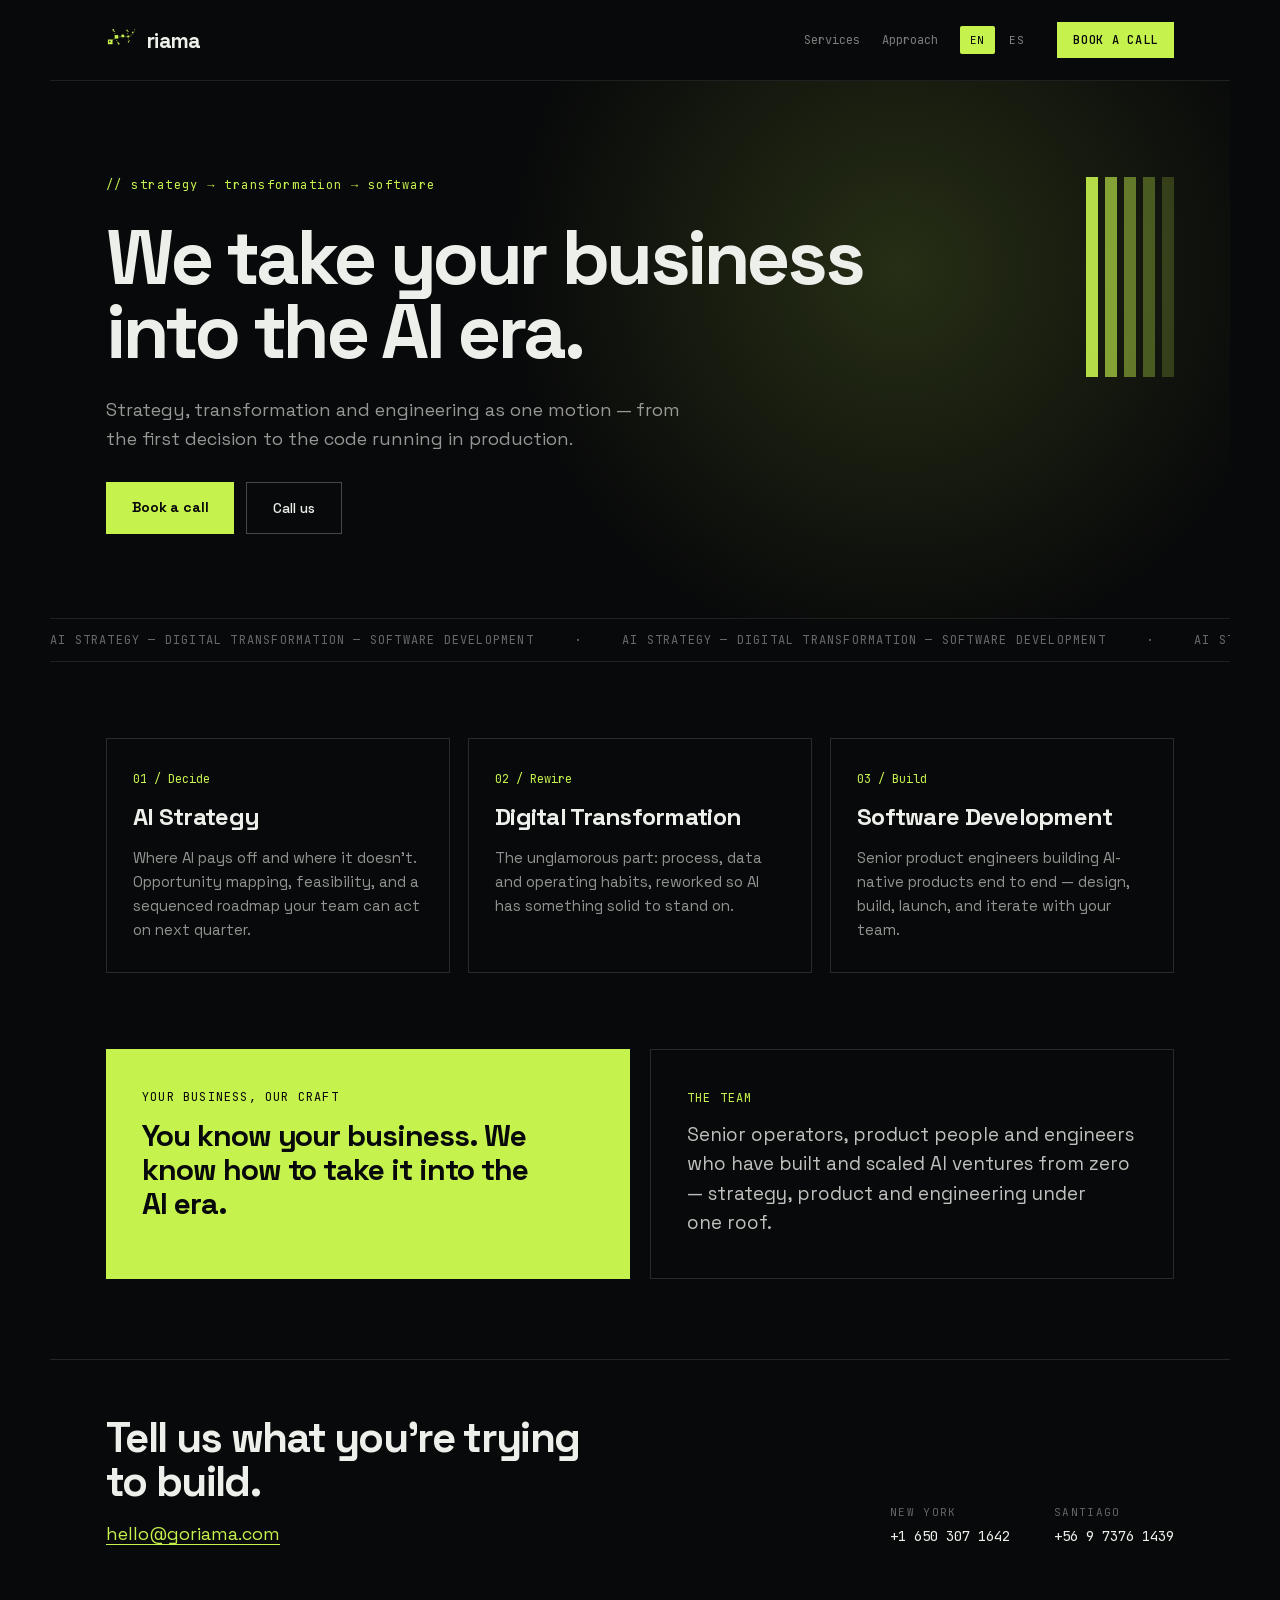
<file: index.html>
<!DOCTYPE html>
<html lang="en">
<head>
<meta charset="utf-8">
<meta name="viewport" content="width=device-width, initial-scale=1">
<title>Riama — We take your business into the AI era</title>
<meta name="description" content="Riama is an AI consultancy in New York and Santiago. AI strategy, digital transformation and software development as one motion — from the first decision to the code running in production.">
<meta name="theme-color" content="#08090A">
<link rel="canonical" href="https://goriama.com/">
<link rel="alternate" hreflang="en" href="https://goriama.com/">
<link rel="alternate" hreflang="es" href="https://goriama.com/es/">
<link rel="alternate" hreflang="x-default" href="https://goriama.com/">
<!-- Persisted-locale redirect: send returning ES visitors to /es/ before paint. -->
<script>(function(){try{if(localStorage.getItem('riama-lang')==='es'){location.replace('es/');}}catch(e){}})();</script>
<link rel="icon" href="assets/favicon.svg" type="image/svg+xml">
<link rel="apple-touch-icon" href="assets/favicon.svg">
<meta property="og:type" content="website">
<meta property="og:site_name" content="Riama">
<meta property="og:locale" content="en">
<meta property="og:locale:alternate" content="es">
<meta property="og:url" content="https://goriama.com/">
<meta property="og:title" content="Riama — We take your business into the AI era">
<meta property="og:description" content="AI strategy, digital transformation and software development as one motion — from the first decision to the code running in production.">
<link rel="preload" href="assets/fonts/space-grotesk-latin.woff2" as="font" type="font/woff2" crossorigin>
<link rel="preload" href="assets/fonts/jetbrains-mono-latin.woff2" as="font" type="font/woff2" crossorigin>
<link rel="stylesheet" href="styles.css">
</head>
<body>
<div class="site">

  <!-- NAV -->
  <header class="nav">
    <a class="nav__brand" href="./" aria-label="Riama — home">
      <img class="nav__mark" src="assets/riama-mark-2f.svg" alt="" width="30" height="30">
      <span class="nav__wordmark">riama</span>
    </a>
    <nav class="nav__right" aria-label="Primary">
      <a class="nav__link" href="#services">Services</a>
      <a class="nav__link" href="#approach">Approach</a>
      <div class="toggle" role="group" aria-label="Language">
        <a class="toggle__btn" href="./" data-set-lang="en" aria-current="true" lang="en">EN</a>
        <a class="toggle__btn" href="es/" data-set-lang="es" lang="es" hreflang="es">ES</a>
      </div>
      <a class="cta-nav" href="mailto:hello@goriama.com">Book a call</a>
    </nav>
  </header>

  <!-- HERO -->
  <section class="hero">
    <div class="hero__glow" aria-hidden="true"></div>
    <div class="hero__equalizer" aria-hidden="true">
      <div class="eq-bar"></div>
      <div class="eq-bar"></div>
      <div class="eq-bar"></div>
      <div class="eq-bar"></div>
      <div class="eq-bar"></div>
    </div>
    <div class="hero__content">
      <div class="hero__kicker">// strategy &rarr; transformation &rarr; software</div>
      <h1 class="hero__title">We take your business into the AI era.</h1>
      <p class="hero__sub">Strategy, transformation and engineering as one motion &mdash; from the first decision to the code running in production.</p>
      <div class="hero__actions">
        <a class="btn btn--primary" href="mailto:hello@goriama.com">Book a call</a>
        <a class="btn btn--secondary" href="tel:+16503071642">Call us</a>
      </div>
    </div>
  </section>

  <!-- TICKER -->
  <div class="ticker" aria-hidden="true">
    <div class="ticker__rail">
      <span>AI strategy &mdash; digital transformation &mdash; software development</span><span>&middot;</span>
      <span>AI strategy &mdash; digital transformation &mdash; software development</span><span>&middot;</span>
      <span>AI strategy &mdash; digital transformation &mdash; software development</span><span>&middot;</span>
      <span>AI strategy &mdash; digital transformation &mdash; software development</span><span>&middot;</span>
      <span>AI strategy &mdash; digital transformation &mdash; software development</span><span>&middot;</span>
      <span>AI strategy &mdash; digital transformation &mdash; software development</span><span>&middot;</span>
    </div>
  </div>

  <!-- SERVICES -->
  <section class="services" id="services">
    <article class="card">
      <span class="card__tag">01 / Decide</span>
      <h3 class="card__title">AI Strategy</h3>
      <p class="card__body">Where AI pays off and where it doesn't. Opportunity mapping, feasibility, and a sequenced roadmap your team can act on next quarter.</p>
    </article>
    <article class="card">
      <span class="card__tag">02 / Rewire</span>
      <h3 class="card__title">Digital Transformation</h3>
      <p class="card__body">The unglamorous part: process, data and operating habits, reworked so AI has something solid to stand on.</p>
    </article>
    <article class="card">
      <span class="card__tag">03 / Build</span>
      <h3 class="card__title">Software Development</h3>
      <p class="card__body">Senior product engineers building AI-native products end to end &mdash; design, build, launch, and iterate with your team.</p>
    </article>
  </section>

  <!-- TWO PANELS -->
  <section class="panels" id="approach">
    <div class="panel panel--lime">
      <span class="panel__eyebrow">Your business, our craft</span>
      <p class="panel__statement">You know your business. We know how to take it into the AI era.</p>
    </div>
    <div class="panel panel--team">
      <span class="panel__eyebrow">The team</span>
      <p class="panel__body">Senior operators, product people and engineers who have built and scaled AI ventures from zero &mdash; strategy, product and engineering under one roof.</p>
    </div>
  </section>

  <!-- FOOTER -->
  <footer class="footer">
    <div class="footer__left">
      <h2 class="footer__title">Tell us what you're trying to build.</h2>
      <a class="footer__email" href="mailto:hello@goriama.com">hello@goriama.com</a>
    </div>
    <div class="footer__offices">
      <div class="office">
        <span class="office__label">New York</span>
        <a class="office__num" href="tel:+16503071642">+1 650 307 1642</a>
      </div>
      <div class="office">
        <span class="office__label">Santiago</span>
        <a class="office__num" href="tel:+56973761439">+56 9 7376 1439</a>
      </div>
    </div>
  </footer>

</div>
<script src="main.js" defer></script>
</body>
</html>
</file>
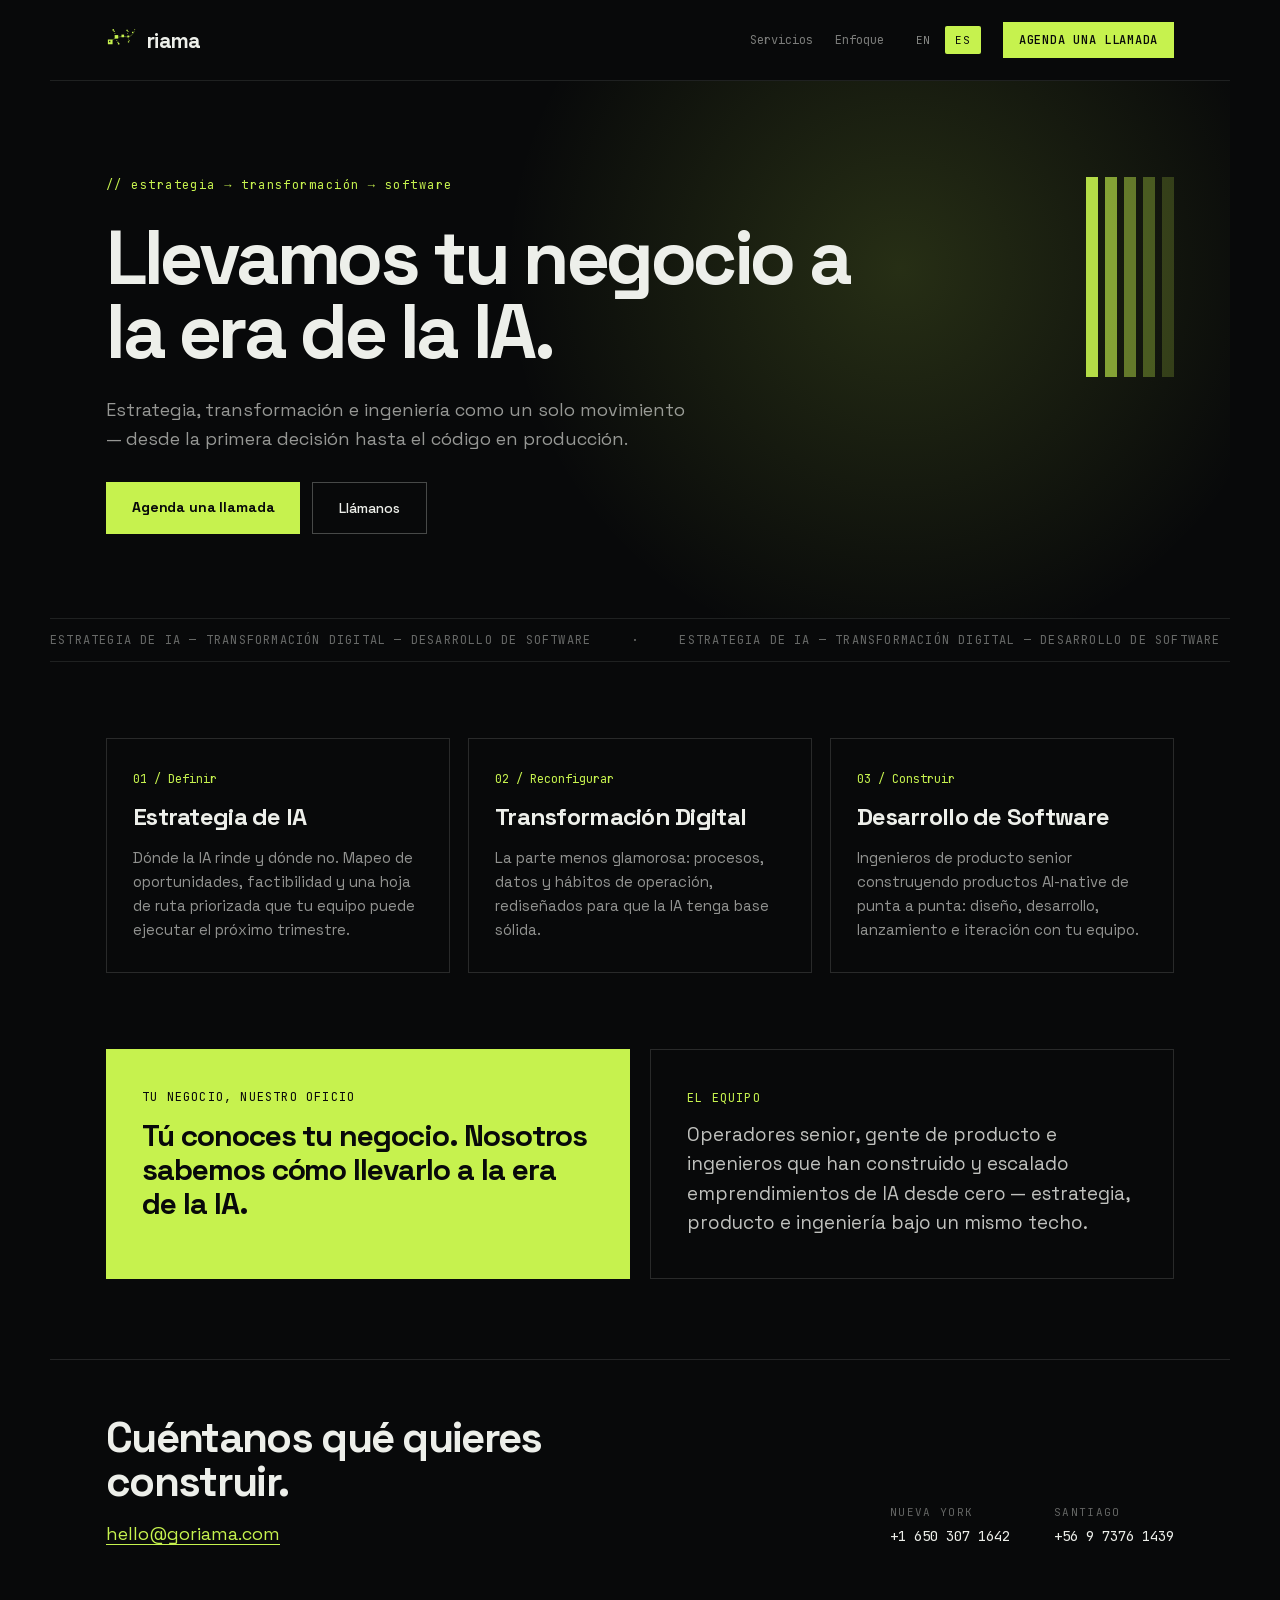
<file: es/index.html>
<!DOCTYPE html>
<html lang="es">
<head>
<meta charset="utf-8">
<meta name="viewport" content="width=device-width, initial-scale=1">
<title>Riama — Llevamos tu negocio a la era de la IA</title>
<meta name="description" content="Riama es una consultora de IA en Nueva York y Santiago. Estrategia de IA, transformación digital y desarrollo de software como un solo movimiento — desde la primera decisión hasta el código en producción.">
<meta name="theme-color" content="#08090A">
<link rel="canonical" href="https://goriama.com/es/">
<link rel="alternate" hreflang="en" href="https://goriama.com/">
<link rel="alternate" hreflang="es" href="https://goriama.com/es/">
<link rel="alternate" hreflang="x-default" href="https://goriama.com/">
<link rel="icon" href="../assets/favicon.svg" type="image/svg+xml">
<link rel="apple-touch-icon" href="../assets/favicon.svg">
<meta property="og:type" content="website">
<meta property="og:site_name" content="Riama">
<meta property="og:locale" content="es">
<meta property="og:locale:alternate" content="en">
<meta property="og:url" content="https://goriama.com/es/">
<meta property="og:title" content="Riama — Llevamos tu negocio a la era de la IA">
<meta property="og:description" content="Estrategia de IA, transformación digital y desarrollo de software como un solo movimiento — desde la primera decisión hasta el código en producción.">
<link rel="preload" href="../assets/fonts/space-grotesk-latin.woff2" as="font" type="font/woff2" crossorigin>
<link rel="preload" href="../assets/fonts/jetbrains-mono-latin.woff2" as="font" type="font/woff2" crossorigin>
<link rel="stylesheet" href="../styles.css">
</head>
<body>
<div class="site">

  <!-- NAV -->
  <header class="nav">
    <a class="nav__brand" href="../" aria-label="Riama — inicio">
      <img class="nav__mark" src="../assets/riama-mark-2f.svg" alt="" width="30" height="30">
      <span class="nav__wordmark">riama</span>
    </a>
    <nav class="nav__right" aria-label="Principal">
      <a class="nav__link" href="#services">Servicios</a>
      <a class="nav__link" href="#approach">Enfoque</a>
      <div class="toggle" role="group" aria-label="Idioma">
        <a class="toggle__btn" href="../" data-set-lang="en" lang="en" hreflang="en">EN</a>
        <a class="toggle__btn" href="./" data-set-lang="es" aria-current="true" lang="es">ES</a>
      </div>
      <a class="cta-nav" href="mailto:hello@goriama.com">Agenda una llamada</a>
    </nav>
  </header>

  <!-- HERO -->
  <section class="hero">
    <div class="hero__glow" aria-hidden="true"></div>
    <div class="hero__equalizer" aria-hidden="true">
      <div class="eq-bar"></div>
      <div class="eq-bar"></div>
      <div class="eq-bar"></div>
      <div class="eq-bar"></div>
      <div class="eq-bar"></div>
    </div>
    <div class="hero__content">
      <div class="hero__kicker">// estrategia &rarr; transformaci&oacute;n &rarr; software</div>
      <h1 class="hero__title">Llevamos tu negocio a la era de la IA.</h1>
      <p class="hero__sub">Estrategia, transformaci&oacute;n e ingenier&iacute;a como un solo movimiento &mdash; desde la primera decisi&oacute;n hasta el c&oacute;digo en producci&oacute;n.</p>
      <div class="hero__actions">
        <a class="btn btn--primary" href="mailto:hello@goriama.com">Agenda una llamada</a>
        <a class="btn btn--secondary" href="tel:+16503071642">Ll&aacute;manos</a>
      </div>
    </div>
  </section>

  <!-- TICKER -->
  <div class="ticker" aria-hidden="true">
    <div class="ticker__rail">
      <span>estrategia de IA &mdash; transformaci&oacute;n digital &mdash; desarrollo de software</span><span>&middot;</span>
      <span>estrategia de IA &mdash; transformaci&oacute;n digital &mdash; desarrollo de software</span><span>&middot;</span>
      <span>estrategia de IA &mdash; transformaci&oacute;n digital &mdash; desarrollo de software</span><span>&middot;</span>
      <span>estrategia de IA &mdash; transformaci&oacute;n digital &mdash; desarrollo de software</span><span>&middot;</span>
      <span>estrategia de IA &mdash; transformaci&oacute;n digital &mdash; desarrollo de software</span><span>&middot;</span>
      <span>estrategia de IA &mdash; transformaci&oacute;n digital &mdash; desarrollo de software</span><span>&middot;</span>
    </div>
  </div>

  <!-- SERVICES -->
  <section class="services" id="services">
    <article class="card">
      <span class="card__tag">01 / Definir</span>
      <h3 class="card__title">Estrategia de IA</h3>
      <p class="card__body">D&oacute;nde la IA rinde y d&oacute;nde no. Mapeo de oportunidades, factibilidad y una hoja de ruta priorizada que tu equipo puede ejecutar el pr&oacute;ximo trimestre.</p>
    </article>
    <article class="card">
      <span class="card__tag">02 / Reconfigurar</span>
      <h3 class="card__title">Transformaci&oacute;n Digital</h3>
      <p class="card__body">La parte menos glamorosa: procesos, datos y h&aacute;bitos de operaci&oacute;n, redise&ntilde;ados para que la IA tenga base s&oacute;lida.</p>
    </article>
    <article class="card">
      <span class="card__tag">03 / Construir</span>
      <h3 class="card__title">Desarrollo de Software</h3>
      <p class="card__body">Ingenieros de producto senior construyendo productos AI-native de punta a punta: dise&ntilde;o, desarrollo, lanzamiento e iteraci&oacute;n con tu equipo.</p>
    </article>
  </section>

  <!-- TWO PANELS -->
  <section class="panels" id="approach">
    <div class="panel panel--lime">
      <span class="panel__eyebrow">Tu negocio, nuestro oficio</span>
      <p class="panel__statement">T&uacute; conoces tu negocio. Nosotros sabemos c&oacute;mo llevarlo a la era de la IA.</p>
    </div>
    <div class="panel panel--team">
      <span class="panel__eyebrow">El equipo</span>
      <p class="panel__body">Operadores senior, gente de producto e ingenieros que han construido y escalado emprendimientos de IA desde cero &mdash; estrategia, producto e ingenier&iacute;a bajo un mismo techo.</p>
    </div>
  </section>

  <!-- FOOTER -->
  <footer class="footer">
    <div class="footer__left">
      <h2 class="footer__title">Cu&eacute;ntanos qu&eacute; quieres construir.</h2>
      <a class="footer__email" href="mailto:hello@goriama.com">hello@goriama.com</a>
    </div>
    <div class="footer__offices">
      <div class="office">
        <span class="office__label">Nueva York</span>
        <a class="office__num" href="tel:+16503071642">+1 650 307 1642</a>
      </div>
      <div class="office">
        <span class="office__label">Santiago</span>
        <a class="office__num" href="tel:+56973761439">+56 9 7376 1439</a>
      </div>
    </div>
  </footer>

</div>
<script src="../main.js" defer></script>
</body>
</html>
</file>
<file: styles.css>
/* ==========================================================================
   Riama — landing (direction 2a, "Signal v2")
   Design tokens, layout and motion ported from the design handoff.
   ========================================================================== */

/* ---- Self-hosted fonts ------------------------------------------------- */
@font-face {
  font-family: 'Space Grotesk';
  font-style: normal;
  font-weight: 400 700;
  font-display: swap;
  src: url('assets/fonts/space-grotesk-latin.woff2') format('woff2');
  unicode-range: U+0000-00FF, U+0131, U+0152-0153, U+02BB-02BC, U+02C6, U+02DA,
    U+02DC, U+0304, U+0308, U+0329, U+2000-206F, U+20AC, U+2122, U+2191, U+2193,
    U+2212, U+2215, U+FEFF, U+FFFD;
}
@font-face {
  font-family: 'Space Grotesk';
  font-style: normal;
  font-weight: 400 700;
  font-display: swap;
  src: url('assets/fonts/space-grotesk-latin-ext.woff2') format('woff2');
  unicode-range: U+0100-02BA, U+02BD-02C5, U+02C7-02CC, U+02CE-02D7, U+02DD-02FF,
    U+0304, U+0308, U+0329, U+1D00-1DBF, U+1E00-1E9F, U+1EF2-1EFF, U+2020,
    U+20A0-20AB, U+20AD-20C0, U+2113, U+2C60-2C7F, U+A720-A7FF;
}
@font-face {
  font-family: 'JetBrains Mono';
  font-style: normal;
  font-weight: 400 500;
  font-display: swap;
  src: url('assets/fonts/jetbrains-mono-latin.woff2') format('woff2');
  unicode-range: U+0000-00FF, U+0131, U+0152-0153, U+02BB-02BC, U+02C6, U+02DA,
    U+02DC, U+0304, U+0308, U+0329, U+2000-206F, U+20AC, U+2122, U+2191, U+2193,
    U+2212, U+2215, U+FEFF, U+FFFD;
}
@font-face {
  font-family: 'JetBrains Mono';
  font-style: normal;
  font-weight: 400 500;
  font-display: swap;
  src: url('assets/fonts/jetbrains-mono-latin-ext.woff2') format('woff2');
  unicode-range: U+0100-02BA, U+02BD-02C5, U+02C7-02CC, U+02CE-02D7, U+02DD-02FF,
    U+0304, U+0308, U+0329, U+1D00-1DBF, U+1E00-1E9F, U+1EF2-1EFF, U+2020,
    U+20A0-20AB, U+20AD-20C0, U+2113, U+2C60-2C7F, U+A720-A7FF;
}

/* ---- Tokens ------------------------------------------------------------ */
:root {
  --bg: #08090A;
  --ink: #EDEFEA;
  --accent: #C6F24E;

  --ink-80: rgba(237, 239, 234, 0.8);
  --ink-62: rgba(237, 239, 234, 0.62);
  --ink-60: rgba(237, 239, 234, 0.6);
  --ink-55: rgba(237, 239, 234, 0.55);
  --ink-50: rgba(237, 239, 234, 0.5);
  --ink-42: rgba(237, 239, 234, 0.42);
  --ink-40: rgba(237, 239, 234, 0.4);
  --line-28: rgba(237, 239, 234, 0.28);
  --line-14: rgba(237, 239, 234, 0.14);
  --line-12: rgba(237, 239, 234, 0.12);
  --line-10: rgba(237, 239, 234, 0.1);
  --wash: rgba(198, 242, 78, 0.06);

  --font-sans: 'Space Grotesk', system-ui, sans-serif;
  --font-mono: 'JetBrains Mono', ui-monospace, monospace;

  --pad-x: 56px;
}

/* ---- Reset / base ------------------------------------------------------ */
* { box-sizing: border-box; }

html { -webkit-text-size-adjust: 100%; }

body {
  margin: 0;
  background: var(--bg);
  color: var(--ink);
  font-family: var(--font-sans);
  -webkit-font-smoothing: antialiased;
  text-rendering: optimizeLegibility;
}

a { color: inherit; text-decoration: none; }

:focus-visible {
  outline: 2px solid var(--accent);
  outline-offset: 3px;
}

.site {
  max-width: 1180px;
  margin: 0 auto;
  overflow: hidden;
}

/* ---- Keyframes --------------------------------------------------------- */
@keyframes riseIn { from { opacity: 0; transform: translateY(18px); } to { opacity: 1; transform: none; } }
@keyframes fadeIn { from { opacity: 0; } to { opacity: 1; } }
@keyframes wipe   { from { clip-path: inset(0 100% 0 0); } to { clip-path: inset(0 0 0 0); } }
@keyframes bar    { 0%, 100% { transform: scaleY(0.25); } 50% { transform: scaleY(1); } }
@keyframes ticker { from { transform: translateX(0); } to { transform: translateX(-50%); } }

/* ---- Nav --------------------------------------------------------------- */
.nav {
  display: flex;
  align-items: center;
  justify-content: space-between;
  padding: 22px var(--pad-x);
}
.nav__brand { display: flex; align-items: center; gap: 11px; }
.nav__mark { display: block; width: 30px; height: 30px; }
.nav__wordmark { font-size: 21px; font-weight: 700; letter-spacing: -0.03em; }
.nav__right {
  display: flex;
  align-items: center;
  gap: 22px;
  font-family: var(--font-mono);
}
.nav__link {
  font-size: 12px;
  color: var(--ink-50);
  transition: color 0.2s ease;
}
.nav__link:hover { color: var(--ink); }

.toggle { display: flex; gap: 4px; }
.toggle__btn {
  font: inherit;
  font-size: 11px;
  letter-spacing: 0.08em;
  padding: 7px 10px;
  border-radius: 2px;
  background: transparent;
  color: var(--ink-55);
  transition: background 0.2s ease, color 0.2s ease;
}
.toggle__btn:hover { color: var(--ink); }
.toggle__btn[aria-current="true"] {
  background: var(--accent);
  color: var(--bg);
}

.cta-nav {
  font-size: 12px;
  font-weight: 500;
  background: var(--accent);
  color: var(--bg);
  padding: 10px 16px;
  text-transform: uppercase;
  letter-spacing: 0.06em;
  transition: background 0.2s ease;
}
.cta-nav:hover { background: var(--ink); }

/* ---- Hero -------------------------------------------------------------- */
.hero {
  position: relative;
  padding: 96px var(--pad-x) 84px;
  overflow: hidden;
  border-top: 1px solid var(--line-10);
}
.hero__glow {
  position: absolute;
  width: 900px;
  height: 900px;
  border-radius: 50%;
  pointer-events: none;
  left: var(--glow-x, 72%);
  top: var(--glow-y, 35%);
  transform: translate(-50%, -50%);
  background: radial-gradient(circle, rgba(198, 242, 78, 0.16), rgba(198, 242, 78, 0) 62%);
  transition: left 0.5s cubic-bezier(0.16, 1, 0.3, 1), top 0.5s cubic-bezier(0.16, 1, 0.3, 1);
}
.hero__equalizer {
  position: absolute;
  right: var(--pad-x);
  top: 96px;
  display: flex;
  align-items: flex-end;
  gap: 7px;
  height: 200px;
  opacity: 0.9;
}
.eq-bar {
  width: 12px;
  height: 100%;
  transform-origin: bottom;
  animation: bar 2.4s ease-in-out infinite;
}
.eq-bar:nth-child(1) { background: var(--accent);                 animation-delay: 0s;   }
.eq-bar:nth-child(2) { background: rgba(198, 242, 78, 0.7);       animation-delay: 0.2s; }
.eq-bar:nth-child(3) { background: rgba(198, 242, 78, 0.5);       animation-delay: 0.4s; }
.eq-bar:nth-child(4) { background: rgba(198, 242, 78, 0.35);      animation-delay: 0.6s; }
.eq-bar:nth-child(5) { background: rgba(198, 242, 78, 0.22);      animation-delay: 0.8s; }

.hero__content {
  position: relative;
  max-width: 780px;
  display: flex;
  flex-direction: column;
  gap: 28px;
}
.hero__kicker {
  font-family: var(--font-mono);
  font-size: 12px;
  letter-spacing: 0.12em;
  color: var(--accent);
  animation: fadeIn 0.8s ease both;
}
.hero__title {
  margin: 0;
  font-size: 76px;
  font-weight: 700;
  line-height: 0.97;
  letter-spacing: -0.045em;
  text-wrap: pretty;
  animation: wipe 1.1s 0.1s cubic-bezier(0.16, 1, 0.3, 1) both;
}
.hero__sub {
  margin: 0;
  max-width: 580px;
  font-size: 18px;
  line-height: 1.6;
  color: var(--ink-62);
  animation: riseIn 0.9s 0.3s ease both;
}
.hero__actions {
  display: flex;
  gap: 12px;
  animation: riseIn 0.9s 0.42s ease both;
}

.btn {
  padding: 16px 26px;
  font-size: 14px;
  transition: background 0.3s ease, border-color 0.3s ease, color 0.3s ease;
}
.btn--primary {
  font-weight: 700;
  letter-spacing: -0.01em;
  background: var(--accent);
  color: var(--bg);
}
.btn--primary:hover { background: var(--ink); }
.btn--secondary {
  font-weight: 500;
  border: 1px solid var(--line-28);
}
.btn--secondary:hover { border-color: var(--accent); color: var(--accent); }

/* ---- Ticker ------------------------------------------------------------ */
.ticker {
  border-top: 1px solid var(--line-10);
  border-bottom: 1px solid var(--line-10);
  overflow: hidden;
  padding: 13px 0;
}
.ticker__rail {
  display: flex;
  gap: 40px;
  width: max-content;
  font-family: var(--font-mono);
  font-size: 12px;
  letter-spacing: 0.1em;
  text-transform: uppercase;
  color: var(--ink-42);
  animation: ticker 26s linear infinite;
}

/* ---- Services ---------------------------------------------------------- */
.services {
  padding: 76px var(--pad-x);
  display: grid;
  grid-template-columns: repeat(3, 1fr);
  gap: 18px;
}
.card {
  border: 1px solid var(--line-14);
  padding: 32px 26px 30px;
  display: flex;
  flex-direction: column;
  gap: 14px;
  transition: transform 0.3s ease, border-color 0.3s ease, background 0.3s ease;
}
.card:hover {
  transform: translateY(-8px);
  border-color: var(--accent);
  background: var(--wash);
}
.card__tag {
  font-family: var(--font-mono);
  font-size: 12px;
  color: var(--accent);
}
.card__title {
  margin: 0;
  font-size: 24px;
  font-weight: 700;
  letter-spacing: -0.03em;
}
.card__body {
  margin: 0;
  font-size: 15px;
  line-height: 1.6;
  color: var(--ink-60);
}

/* ---- Two panels -------------------------------------------------------- */
.panels {
  padding: 0 var(--pad-x) 80px;
  display: grid;
  grid-template-columns: 1fr 1fr;
  gap: 20px;
}
.panel {
  padding: 40px 36px;
  display: flex;
  flex-direction: column;
  gap: 14px;
}
.panel--lime { background: var(--accent); color: var(--bg); }
.panel--team { border: 1px solid var(--line-14); }
.panel__eyebrow {
  font-family: var(--font-mono);
  font-size: 12px;
  letter-spacing: 0.1em;
  text-transform: uppercase;
}
.panel--team .panel__eyebrow { color: var(--accent); }
.panel__statement {
  margin: 0;
  font-size: 30px;
  font-weight: 700;
  line-height: 1.14;
  letter-spacing: -0.035em;
  text-wrap: pretty;
}
.panel__body {
  margin: 0;
  font-size: 19px;
  line-height: 1.55;
  color: var(--ink-80);
  text-wrap: pretty;
}

/* ---- Footer ------------------------------------------------------------ */
.footer {
  padding: var(--pad-x);
  border-top: 1px solid var(--line-12);
  display: flex;
  align-items: flex-end;
  justify-content: space-between;
  gap: 40px;
}
.footer__left { display: flex; flex-direction: column; gap: 18px; }
.footer__title {
  margin: 0;
  font-size: 42px;
  font-weight: 700;
  letter-spacing: -0.04em;
  line-height: 1.05;
  max-width: 520px;
  text-wrap: pretty;
}
.footer__email {
  font-size: 18px;
  color: var(--accent);
  text-decoration: underline;
  text-underline-offset: 4px;
}
.footer__offices { display: flex; gap: 44px; font-family: var(--font-mono); }
.office { display: flex; flex-direction: column; gap: 8px; }
.office__label {
  font-size: 11px;
  letter-spacing: 0.12em;
  text-transform: uppercase;
  color: var(--ink-40);
}
.office__num { font-size: 14px; }
.office__num:hover { color: var(--accent); }

/* ==========================================================================
   Responsive
   ========================================================================== */
@media (max-width: 1179px) {
  :root { --pad-x: 40px; }
  .hero__equalizer { display: none; }
  .services { grid-template-columns: repeat(2, 1fr); }
  .hero__title { font-size: 56px; }
}

@media (max-width: 767px) {
  :root { --pad-x: 24px; }
  .nav__link { display: none; }
  .hero { padding: 64px var(--pad-x) 56px; }
  .hero__title { font-size: 40px; }
  .hero__content { gap: 22px; }
  .services {
    grid-template-columns: 1fr;
    padding: 56px var(--pad-x);
  }
  .panels { grid-template-columns: 1fr; }
  .footer {
    flex-direction: column;
    align-items: flex-start;
    gap: 32px;
  }
  .footer__title { font-size: 34px; }
}

@media (max-width: 380px) {
  .nav__right { gap: 12px; }
  .hero__actions { flex-wrap: wrap; }
}

/* ==========================================================================
   Reduced motion — freeze ambient loops, hold final entrance states
   ========================================================================== */
@media (prefers-reduced-motion: reduce) {
  .hero__kicker,
  .hero__title,
  .hero__sub,
  .hero__actions {
    animation: none;
    opacity: 1;
    transform: none;
    clip-path: none;
  }
  .eq-bar { animation: none; transform: none; }
  .ticker__rail { animation: none; }
  .hero__glow { transition: none; }
}
</file>
